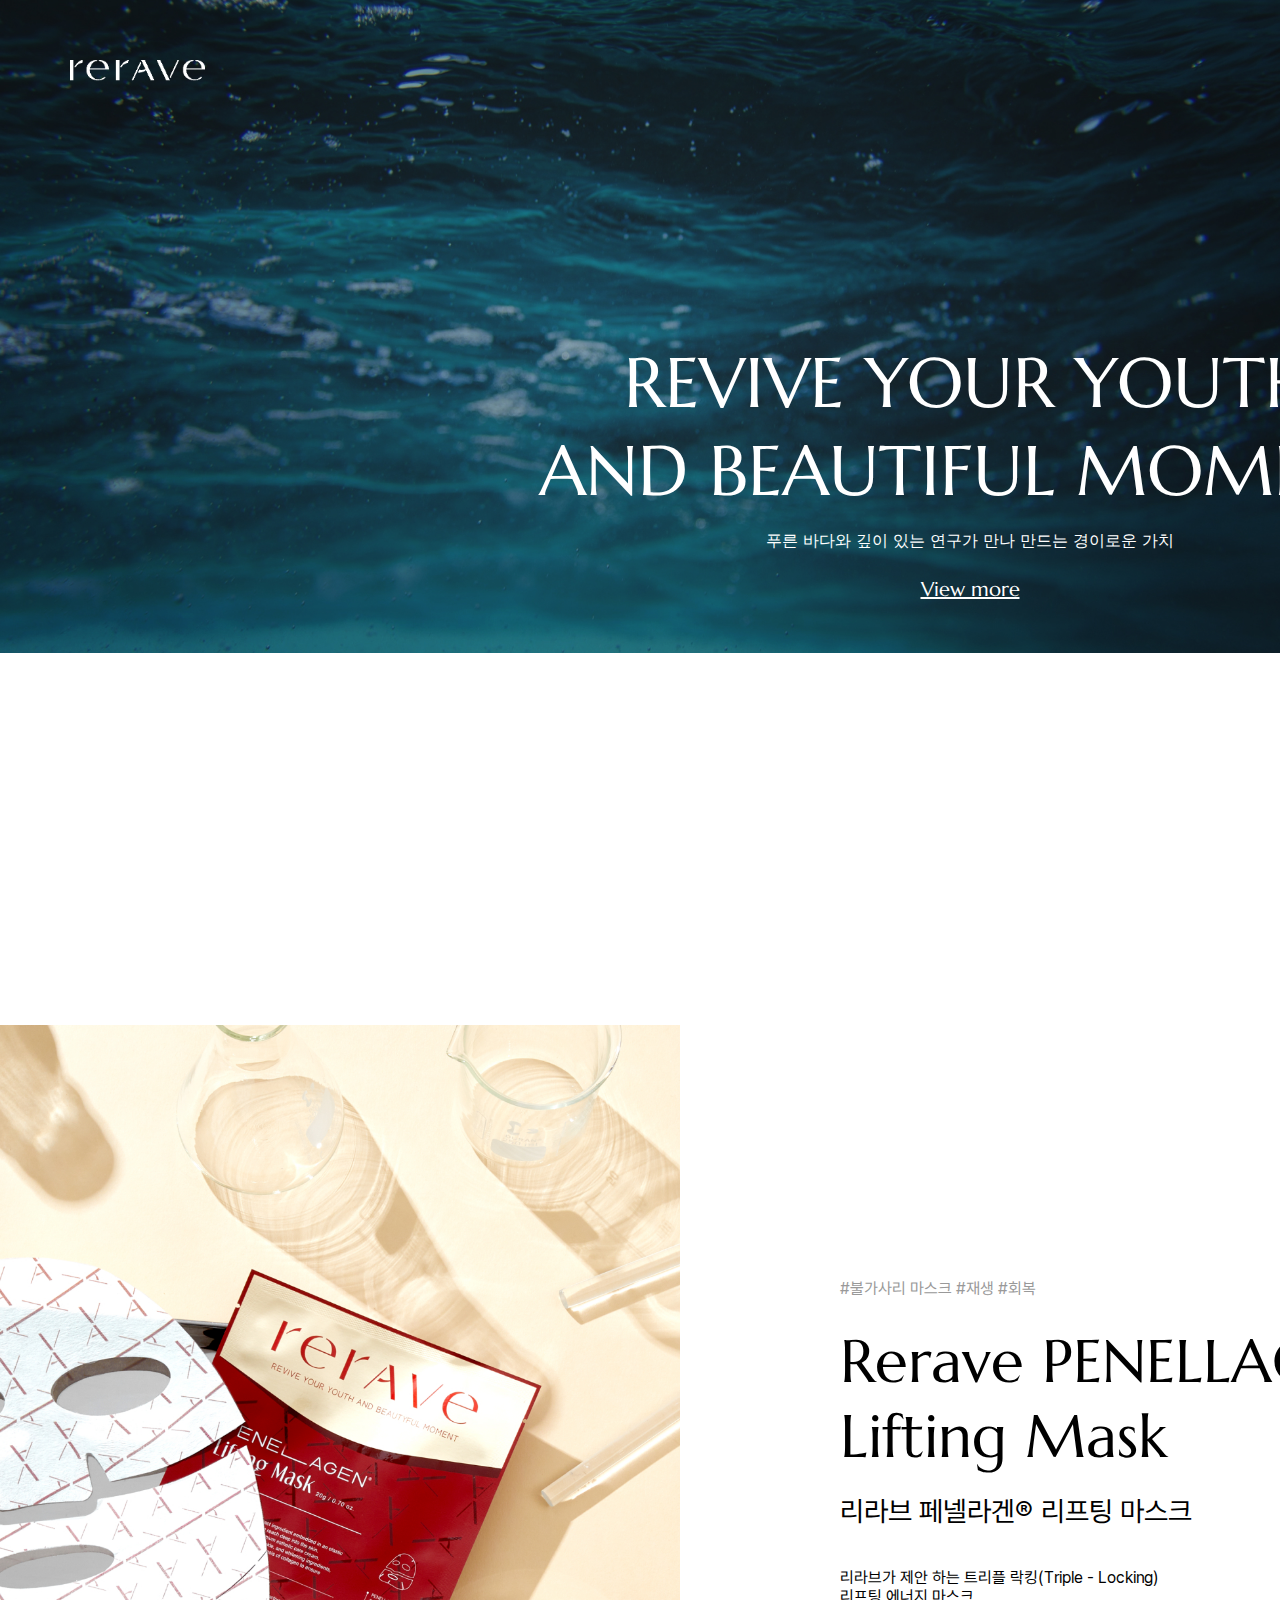
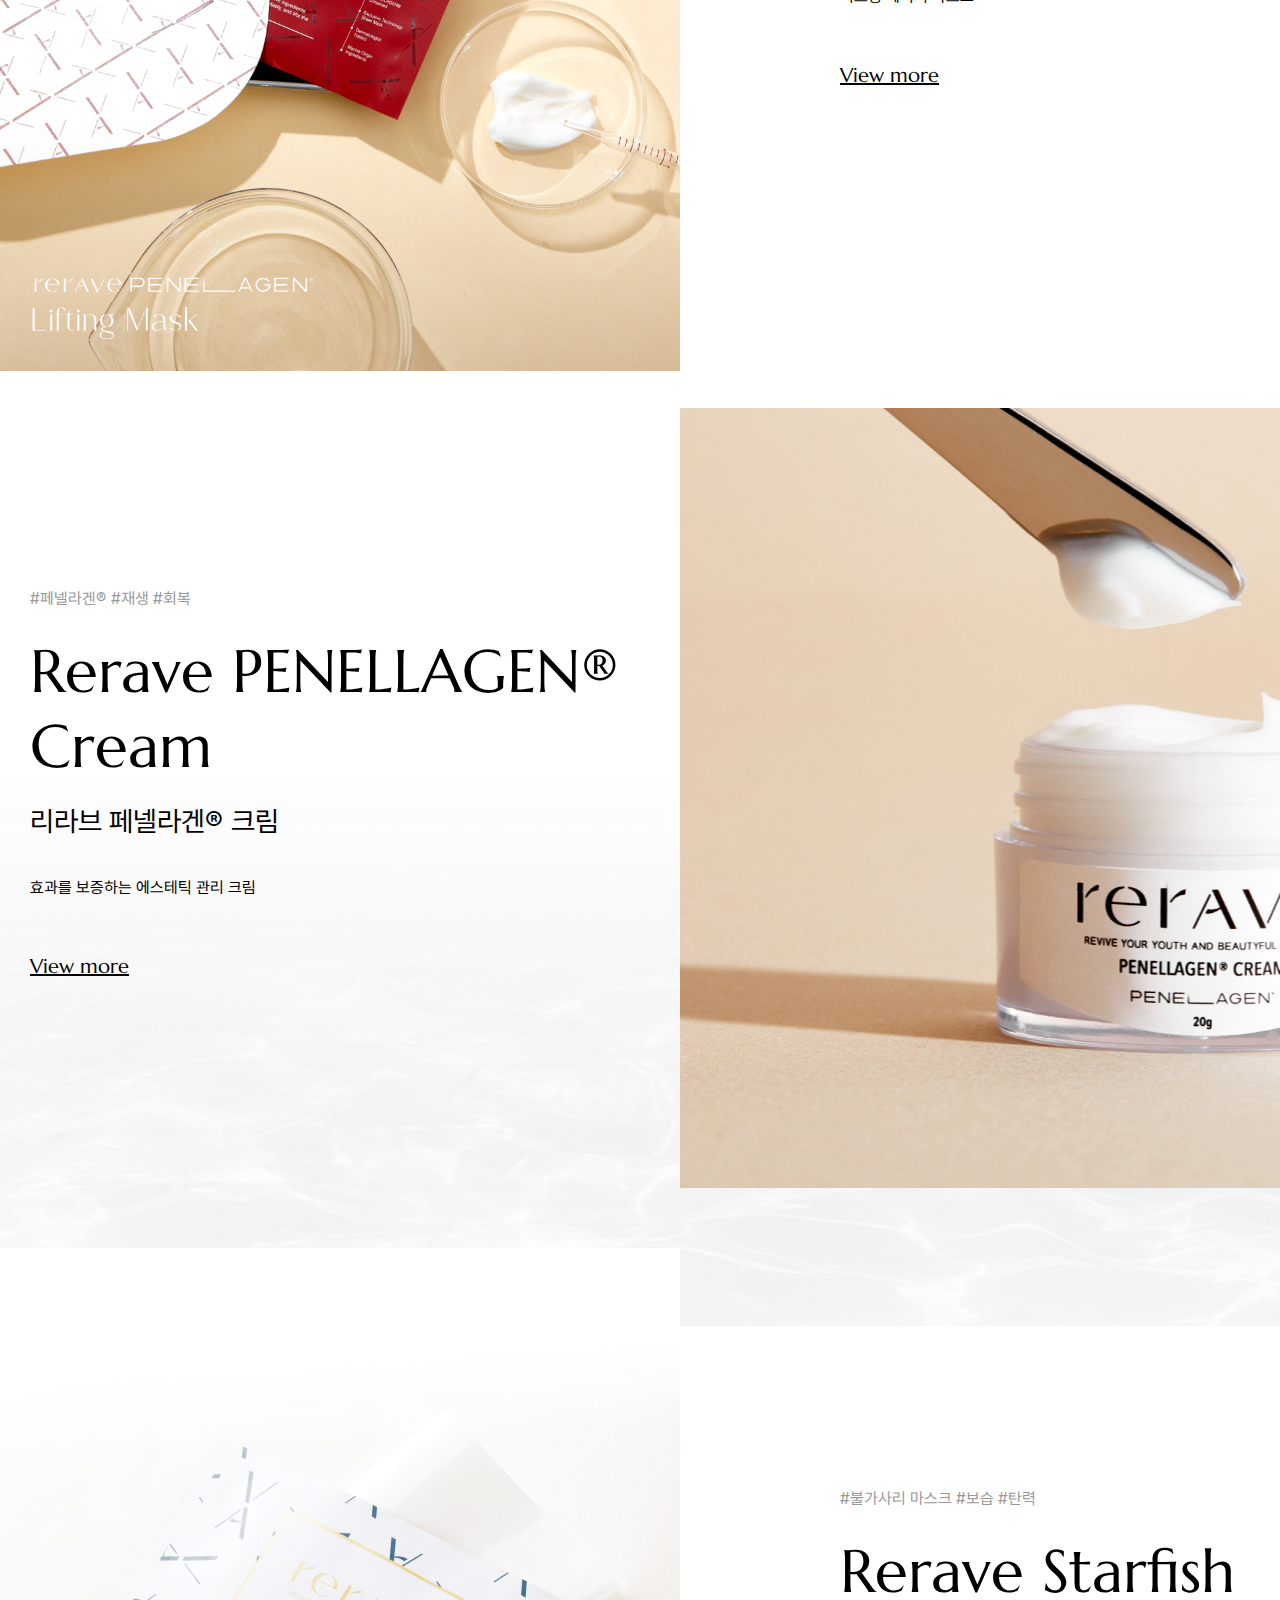
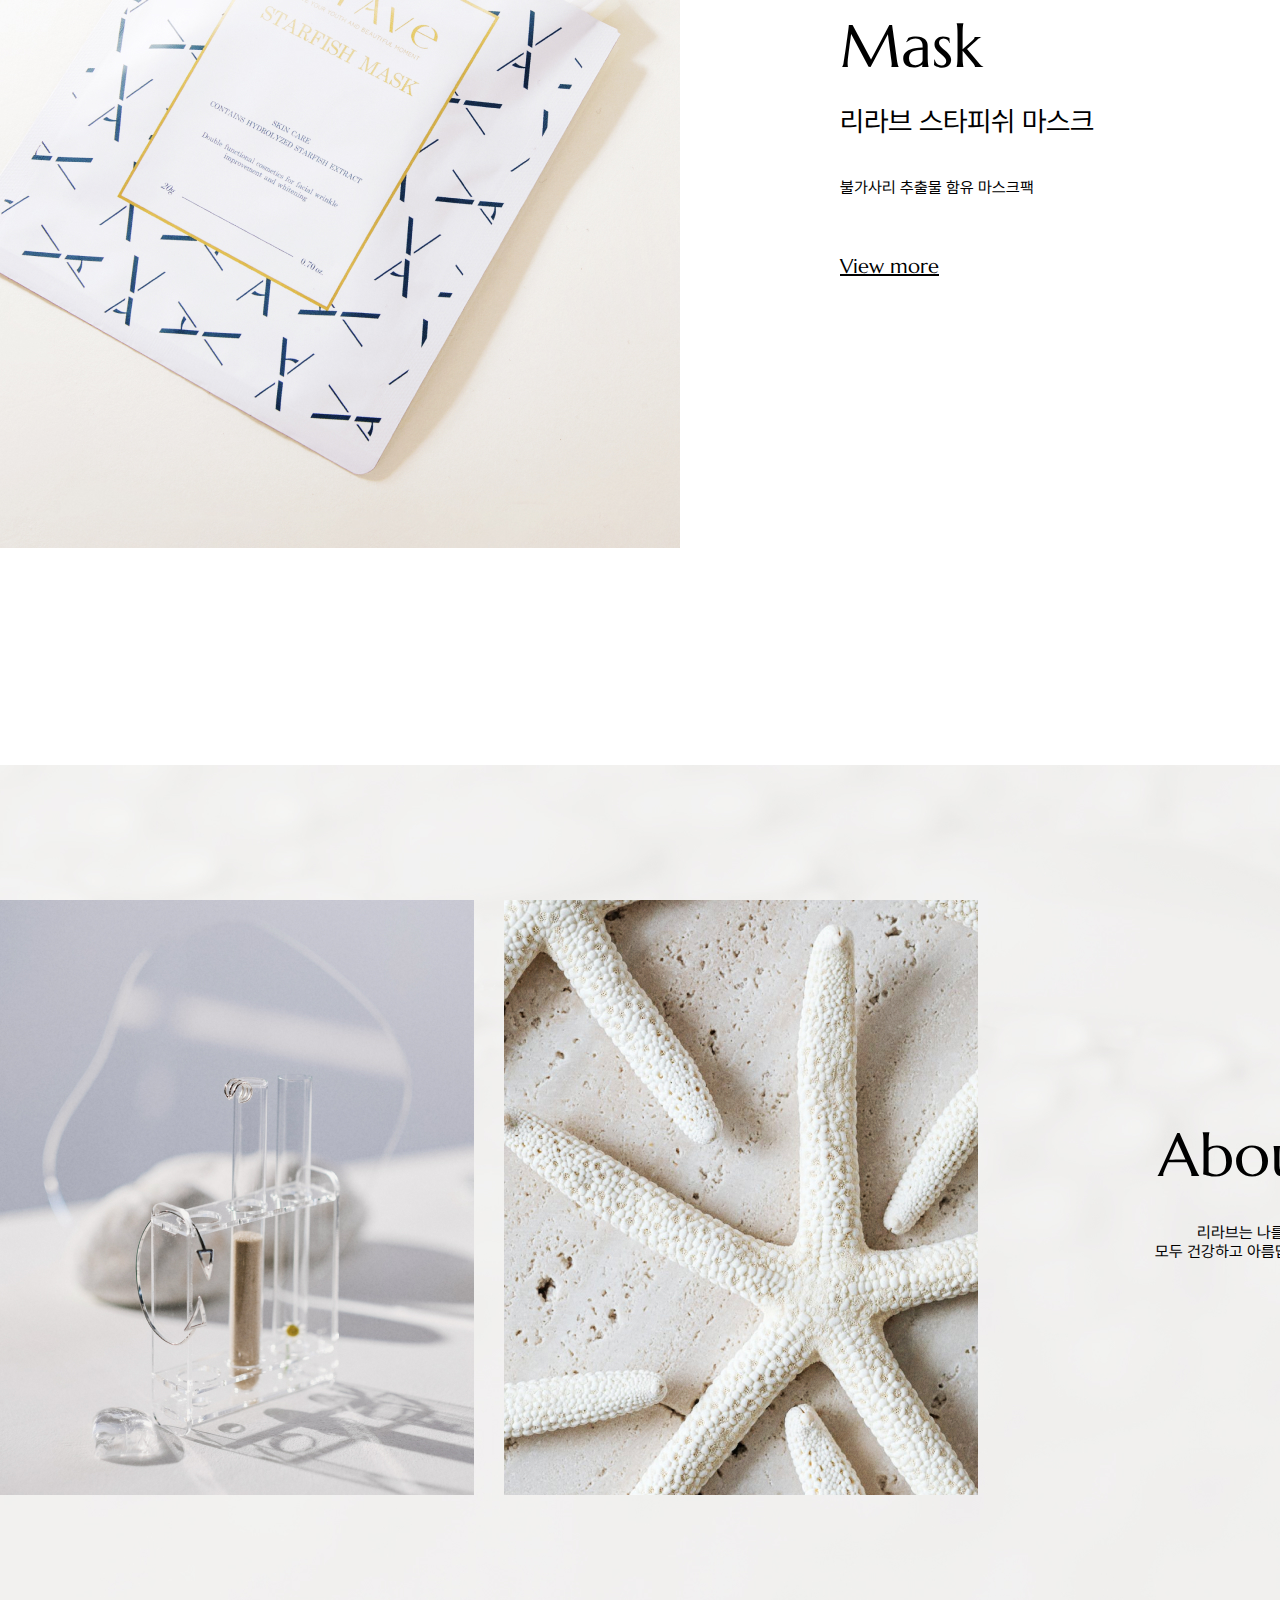
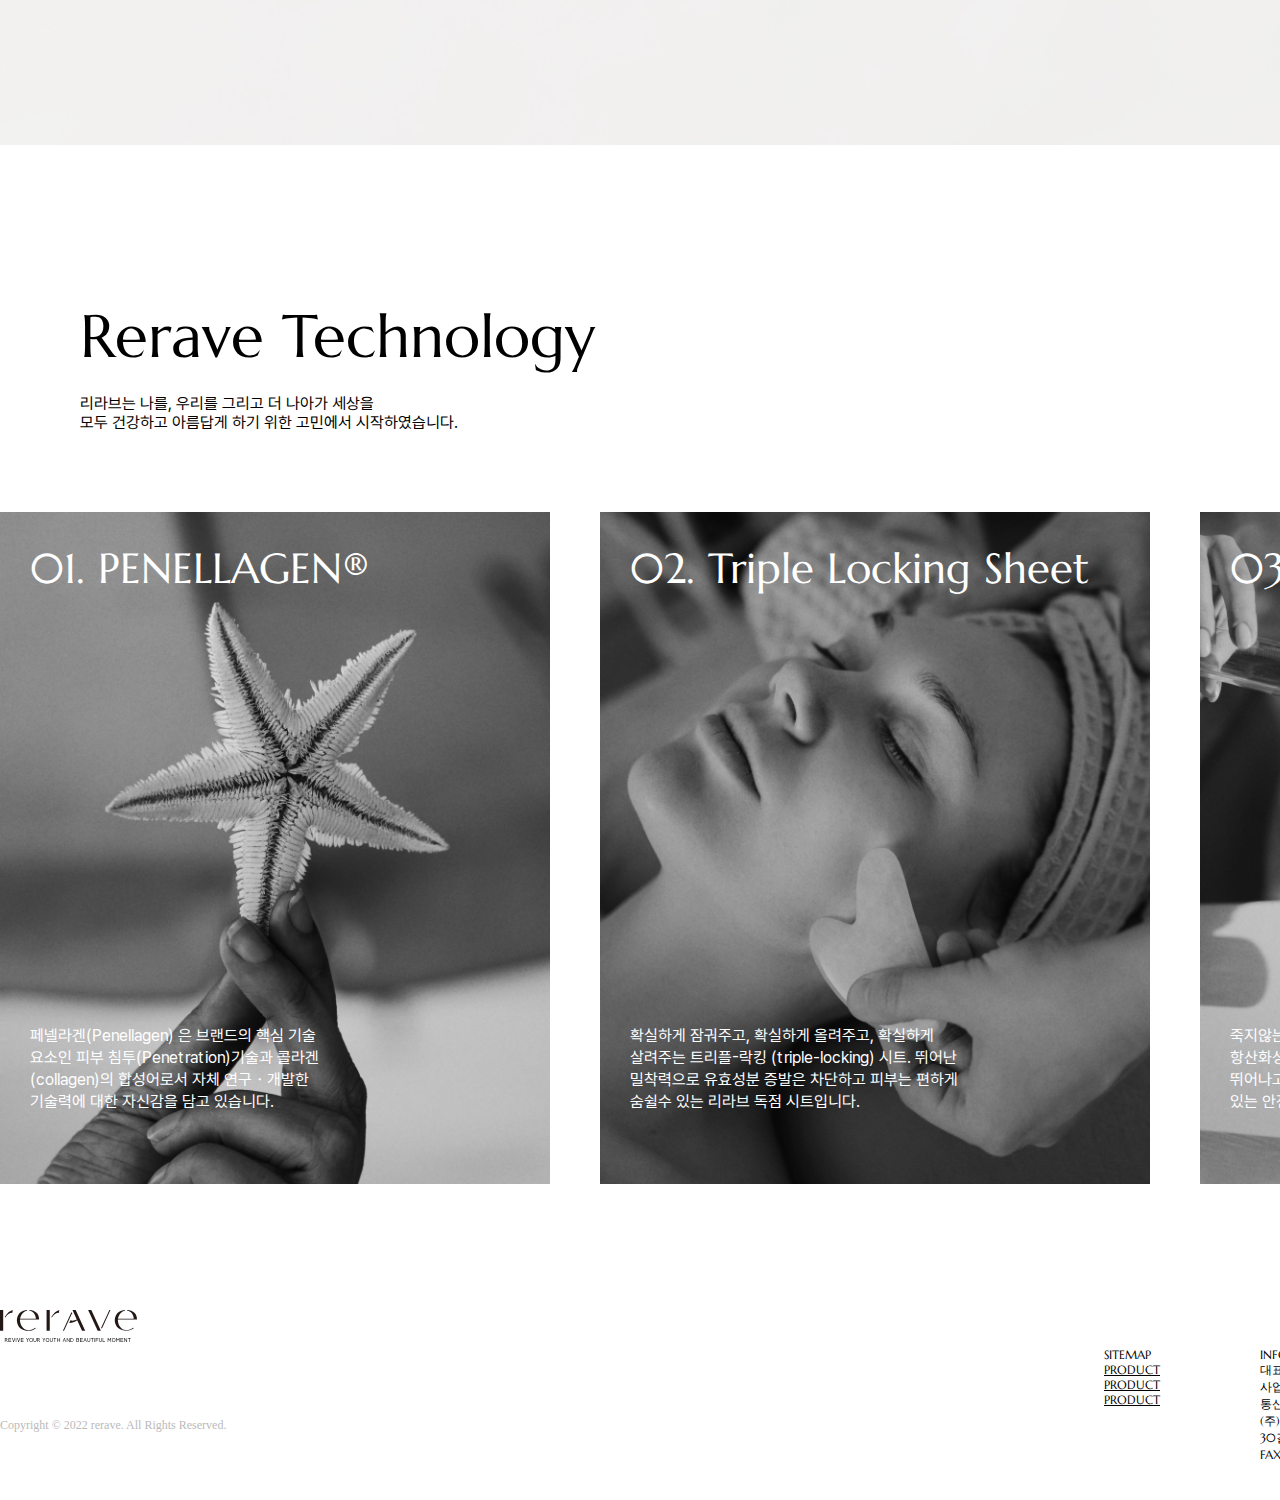
<file: 리라브/rerave.html>
<!DOCTYPE html>
<html lang="ko">
  <head>
    <meta charset="UTF-8" />
    <meta http-equiv="X-UA-Compatible" content="IE=edge" />
    <meta name="viewport" content="width=device-width, initial-scale=1.0" />
    <title>Document</title>

    <style>
      * {
        margin: 0;
        padding: 0;
      }
      @font-face {
        font-family: Marcellus;
        src: url(webfonts/Marcellus-Regular.woff) format(woff);
      }
      @font-face {
        font-family: Pretendard;
        src: url(webfonts/Pretendard-Regular.woff) format(woff);
      }

      ul {
        list-style: none;
      }
      a {
        font-family: Marcellus;
        text-decoration: underline;
        color: #000;
        font-size: 20px;
        font-weight: normal;
      }
      header {
        max-width: 1900px;
        width: 100%;
        height: 900px;
        position: relative;
      }
      header p {
        position: relative;
      }
      header p img {
        width: 100%;
      }
      .inner {
        width: 1800px;
        height: 20px;
        padding: 40px;
        margin-left: 30px;
        position: absolute;
        top: 20px;

        left: 0;
      }
      .inner .logo {
        width: 135px;
        height: 20px;
      }
      .menu {
        text-align: center;
        font-family: Marcellus;
        color: #fff;
      }
      .menu .ul1d {
        display: flex;
        justify-content: space-between;
        font-size: 16px;
      }
      .menu .ul1d > ul {
        display: flex;
        gap: 30px;
      }
      .menu .ul1d a {
        color: #fff;
        text-decoration: none;
        font-size: 16px;
      }

      .menu .ul1d li a img {
        width: 25px;
      }
      .menu .ul2d {
        display: none;
      }
      .menu .pr:hover .ul2d {
      }

      .menu .topBanner {
        margin-top: 250px;
      }
      .menu .topBanner h2 {
        font-weight: normal;
        font-size: 70px;
      }
      .menu .topBanner p {
        font: 26px;
        line-height: 50px;
      }
      .menu .topBanner p a {
        color: #fff;
      }

      main {
        width: 100%;
        margin: 150px auto;
      }

      main ul {
        font-family: Pretendard;
        display: flex;
        width: 1730px;
        margin: 0 auto;
        gap: 60px;
        height: 900px;
        align-items: center;
      }
      main ul img {
        width: 680px;
      }

      main .con p:first-child {
        font-size: 16px;
        color: rgb(153, 153, 153);
      }
      main .con p:last-child {
        color: #000;
      }
      main ul.con01 .con_txt {
        font-weight: normal;
        padding-left: 100px;
      }
      main div.sec02 {
        position: relative;
      }
      main ul.con02 {
        flex-direction: row-reverse;
        width: 1730px;
        margin: 0 auto;
      }
      main ul.con02 img {
        width: 1050px;
      }
      main ul.con02 .bg {
        z-index: -1;
        position: absolute;
        bottom: -80px;
        left: 0;
        width: 100%;
      }
      main ul.con02 .bg img {
        width: 100%;
        object-fit: cover;
      }

      main .con_txt p:first-child {
        line-height: 30px;
      }
      main .con_txt h3 {
        font-weight: normal;
        font-family: Marcellus;
        font-size: 60px;
      }

      main .con_txt h2 {
        font-weight: normal;
        font-size: 28px;
        padding: 20px 0;
      }
      main .con_txt p {
        font-weight: normal;
        margin: 20px 0;
      }
      main .con_txt a {
        line-height: 100px;
      }
      .about {
        padding-top: 200px;
        position: relative;
        font-weight: normal;
        display: flex;
        width: 1730px;
        margin: 0 auto;
        gap: 150px;
        align-items: center;
      }
      .about .bg2 {
        width: 100%;
        z-index: -1;
        position: absolute;
        left: -100px;
        bottom: -250px;
      }
      .about .img_wr {
        display: flex;
        gap: 30px;
      }
      .about .txt_wr {
        font-family: Marcellus;

        text-align: center;
      }
      .about .txt_wr p:first-child {
        color: #ccc;
      }
      .about .txt_wr p {
        font-family: Pretendard;
      }
      .about .txt_wr h3 {
        font-weight: normal;
        padding: 30px;
        font-size: 60px;
      }
      .about .txt_wr a {
        line-height: 70px;
      }
      .technology {
        margin-top: 200px;
      }

      .technology .tit_txt {
        font-family: Pretendard;
        padding: 180px 100px 80px 80px;
      }
      .tech_tit .tit li img {
        filter: grayscale();
      }

      .tech_tit .tit li:hover img {
        filter: none;
        transition: 0.8s;
        border-radius: 40px;
      }

      .technology .tit_txt h3 {
        font-family: Marcellus;
        font-weight: normal;
        font-size: 60px;
        padding: 20px 0;
      }
      /* 타이틀 끝 */

      .technology .tech_tit {
        display: flex;
        margin: 0 auto;
        width: 1730px;
        gap: 50px;
      }
      .technology .tech_tit .tit {
        position: relative;
      }
      .technology .tit .tech_txt {
        color: #fff;
        font-family: Pretendard;
        position: absolute;
        left: 30px;
        top: 30px;
      }
      .technology .tit .tech_txt h2 {
        font-size: 42px;
        font-family: Marcellus;
        font-weight: normal;
      }
      .technology .tit .tech_txt p {
        position: relative;
        left: 0;
        bottom: -430px;
        line-height: 22px;
        font-family: Pretendard;
      }

      .technology .tit img {
        width: 550px;
      }
      footer {
        width: 1730px;
        height: 134px;
        margin: 0 auto;
        display: flex;
        padding-top: 150px;
        align-items: center;

        justify-content: space-between;
      }
      footer .copyright p {
        line-height: 150px;
        font-size: 12px;
        color: rgb(186, 186, 186);
      }

      footer .ft_txt {
        display: flex;
        gap: 100px;
        justify-content: flex-end;
      }

      footer .ft_txt li {
        font-family: Marcellus;
        font-size: 12px;
      }
      footer .ft_txt li a {
        font-family: Marcellus, Pretendard;
        font-size: 12px;
      }
    </style>
  </head>

  <body>
    <header>
      <p><img src="images/top_banner (1).jpg" alt="" /></p>

      <div class="inner">
        <div class="menu">
          <div class="ul1d">
            <p class="logo">
              <a href="#"><img src="images/gnb_logo_(1).png" alt="logo" /></a>
            </p>
            <ul>
              <li class="pr"><a href="#">PRODUCTS</a></li>
              <ul class="ul2d">
                <li><a href="#">전체보기</a></li>
                <li><a href="#">전체보기</a></li>
                <li><a href="#">전체보기</a></li>
                <li><a href="#">전체보기</a></li>
              </ul>
              <li><a href="#">PENELLAGEN®</a></li>
              <li><a href="#">CLINICALLY TESTED</a></li>
              <li><a href="#">BRAND STORY</a></li>
              <li>
                <a href="#"><img src="images/삼선메뉴2.png" alt="" /></a>
              </li>
            </ul>
          </div>
          <div class="topBanner">
            <div class="topBnr_tit">
              <h2>
                REVIVE YOUR YOUTH <br />
                AND BEAUTIFUL MOMENT
              </h2>
              <p>푸른 바다와 깊이 있는 연구가 만나 만드는 경이로운 가치</p>
              <p><a href="#">View more</a></p>
            </div>
          </div>
        </div>
      </div>
    </header>

    <main>
      <div class="info">
        <div class="con">
          <ul class="con01">
            <li><img src="images/cate_pic1.jpg" alt="pic1" /></li>
            <li>
              <div class="con_txt">
                <p>#불가사리 마스크 #재생 #회복</p>
                <h3>
                  Rerave PENELLAGEN® <br />
                  Lifting Mask
                </h3>
                <h2>리라브 페넬라겐® 리프팅 마스크</h2>
                <p>
                  리라브가 제안 하는 트리플 락킹(Triple - Locking) <br />
                  리프팅 에너지 마스크
                </p>

                <p><a href="#">View more</a></p>
              </div>
            </li>
          </ul>

          <div class="sec02">
            <ul class="con02">
              <li>
                <p><img src="images/prd_penellagen_cream.jpg" alt="pic1" /></p>
                <p class="bg"><img src="images/prd_bg (1).png" alt="" /></p>
              </li>
              <li>
                <div class="con_txt">
                  <p>#페넬라겐® #재생 #회복</p>
                  <h3>
                    Rerave PENELLAGEN® <br />
                    Cream
                  </h3>
                  <h2>리라브 페넬라겐® 크림</h2>
                  <p>효과를 보증하는 에스테틱 관리 크림</p>

                  <p><a href="#">View more</a></p>
                </div>
              </li>
            </ul>
          </div>

          <ul class="con01">
            <li><img src="images/리라브 스타피쉬 마스크.jpg" alt="pic1" /></li>
            <li>
              <div class="con_txt">
                <p>#불가사리 마스크 #보습 #탄력</p>
                <h3>
                  Rerave Starfish <br />
                  Mask
                </h3>

                <h2>리라브 스타피쉬 마스크</h2>
                <p>불가사리 추출물 함유 마스크팩</p>

                <p><a href="#">View more</a></p>
              </div>
            </li>
          </ul>
        </div>
      </div>
    </main>

    <section class="about">
      <p class="bg2"><img src="images/about_bg (1).jpg" alt="" /></p>
      <div class="img_wr">
        <p><img src="images/about rerave (1).jpg" alt="" /></p>
        <p><img src="images/about rerave.jpg" alt="" /></p>
      </div>
      <div class="txt_wr">
        <p>Brand Story</p>
        <h3>About Rerave</h3>
        <p>
          리라브는 나를, 우리를 그리고 더 나아가 세상을 <br />
          모두 건강하고 아름답게 하기 위한 고민에서 시작하였습니다.
        </p>
        <p><a href="#">View more</a></p>
      </div>
    </section>

    <section class="technology">
      <div class="tech">
        <div class="tit_txt">
          <h3>Rerave Technology</h3>
          <p>
            리라브는 나를, 우리를 그리고 더 나아가 세상을 <br />
            모두 건강하고 아름답게 하기 위한 고민에서 시작하였습니다.
          </p>
        </div>
        <!-- 타이틀 끝 -->

        <div class="tech_tit">
          <ul class="tit">
            <li><img src="images/tech_penellagen.jpg" alt="" /></li>
            <li class="tech_txt">
              <h2>01. PENELLAGEN®</h2>
              <p>
                페넬라겐(Penellagen) 은 브랜드의 핵심 기술 <br />
                요소인 피부 침투(Penetration)기술과 콜라겐 <br />
                (collagen)의 합성어로서 자체 연구・개발한 <br />
                기술력에 대한 자신감을 담고 있습니다.
              </p>
            </li>
          </ul>

          <ul class="tit">
            <li><img src="images/tech_sheet.jpg" alt="" /></li>
            <li class="tech_txt">
              <h2>02. Triple Locking Sheet</h2>
              <p>
                확실하게 잠궈주고, 확실하게 올려주고, 확실하게<br />살려주는
                트리플-락킹 (triple-locking) 시트. 뛰어난<br />
                밀착력으로 유효성분 증발은 차단하고 피부는 편하게<br />
                숨쉴수 있는 리라브 독점 시트입니다.
              </p>
            </li>
          </ul>

          <ul class="tit">
            <li><img src="images/tech_ingredient.jpg" alt="" /></li>
            <li class="tech_txt">
              <h2>03. Ingredient</h2>
              <p>
                죽지않는 불가사리 재생의 원천 성분으로써 <br />
                항산화성, 미백효과와 주름 억제능력이 매우 <br />
                뛰어나고 독성과 피부자극이 없어 믿고 사용할 수 <br />
                있는 안전한 성분입니다.
              </p>
            </li>
          </ul>
        </div>
      </div>
    </section>
    <!-- 끝 -->
    <footer>
      <div class="copyright">
        <h1><img src="images/ft_logo.svg" alt="" /></h1>
        <p>Copyright © 2022 rerave. All Rights Reserved.</p>
      </div>
      <div class="ft_txt">
        <ul>
          <li>SITEMAP</li>
          <li><a href="#">PRODUCT</a></li>
          <li><a href="#">PRODUCT</a></li>
          <li><a href="#">PRODUCT</a></li>
        </ul>

        <ul>
          <li>INFO</li>
          <li>
            <p>
              대표이사 : 양승찬 <br />
              사업자 등록번호 : 853-87-00953 <br />
              통신판매업신고 : 제2021-서울구로-2322호<br />
              (주) 스타스테크 서울특별시 구로구 디지털로 <br />
              30길 28 마리오타워 1203호 스타스테크<br />
              FAX : +82-70-4334-8255
            </p>
          </li>
        </ul>

        <ul>
          <li>CS CENTER</li>
          <li>
            <p>
              고객상담센터 1544-9166 <br />
              평일 : 10:00~17:00 <br />
              점심 : 12:00~13:00 <br />
            </p>
          </li>
        </ul>
      </div>
    </footer>
  </body>
</html>
</file>
